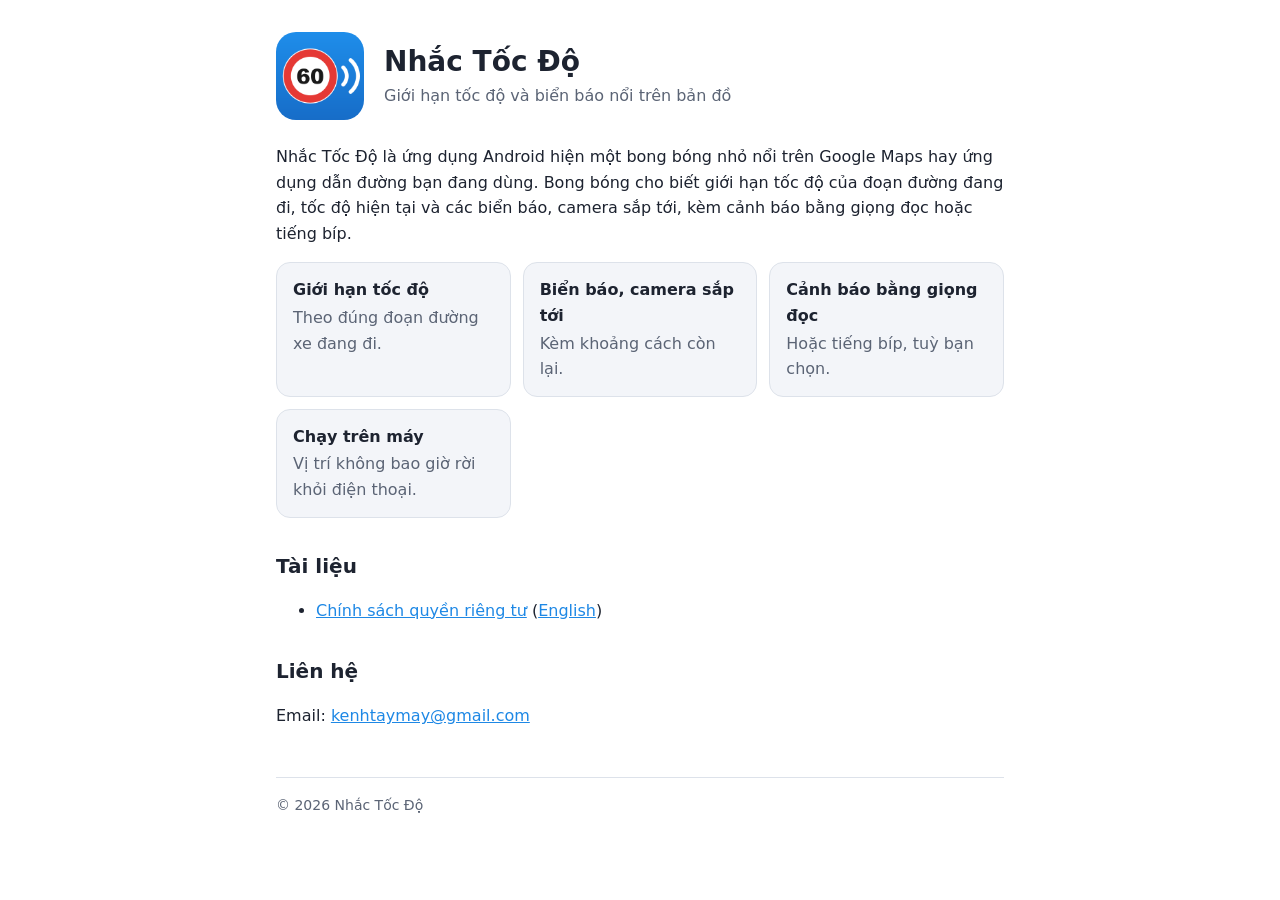
<file: docs/index.html>
<!doctype html>
<html lang="vi">
<head>
  <meta charset="utf-8">
  <meta name="viewport" content="width=device-width, initial-scale=1">
  <title>Nhắc Tốc Độ</title>
  <meta name="description" content="Nhắc Tốc Độ: bong bóng nổi trên bản đồ hiện giới hạn tốc độ, biển báo và camera sắp tới, cảnh báo bằng giọng đọc.">
  <link rel="icon" href="icon.png">
  <link rel="stylesheet" href="style.css">
</head>
<body>
<main>
  <header class="hero">
    <img src="icon.png" alt="Biểu tượng Nhắc Tốc Độ">
    <div>
      <h1>Nhắc Tốc Độ</h1>
      <div class="muted">Giới hạn tốc độ và biển báo nổi trên bản đồ</div>
    </div>
  </header>

  <p>Nhắc Tốc Độ là ứng dụng Android hiện một bong bóng nhỏ nổi trên Google Maps hay ứng dụng dẫn đường bạn đang dùng.
    Bong bóng cho biết giới hạn tốc độ của đoạn đường đang đi, tốc độ hiện tại và các biển báo, camera sắp tới,
    kèm cảnh báo bằng giọng đọc hoặc tiếng bíp.</p>

  <div class="cards">
    <div class="card"><b>Giới hạn tốc độ</b><span class="muted">Theo đúng đoạn đường xe đang đi.</span></div>
    <div class="card"><b>Biển báo, camera sắp tới</b><span class="muted">Kèm khoảng cách còn lại.</span></div>
    <div class="card"><b>Cảnh báo bằng giọng đọc</b><span class="muted">Hoặc tiếng bíp, tuỳ bạn chọn.</span></div>
    <div class="card"><b>Chạy trên máy</b><span class="muted">Vị trí không bao giờ rời khỏi điện thoại.</span></div>
  </div>

  <h2>Tài liệu</h2>
  <ul>
    <li><a href="privacy/">Chính sách quyền riêng tư</a> (<a href="privacy/en.html">English</a>)</li>
  </ul>

  <h2>Liên hệ</h2>
  <p>Email: <a href="mailto:kenhtaymay@gmail.com">kenhtaymay@gmail.com</a></p>

  <footer>© 2026 Nhắc Tốc Độ</footer>
</main>
</body>
</html>
</file>
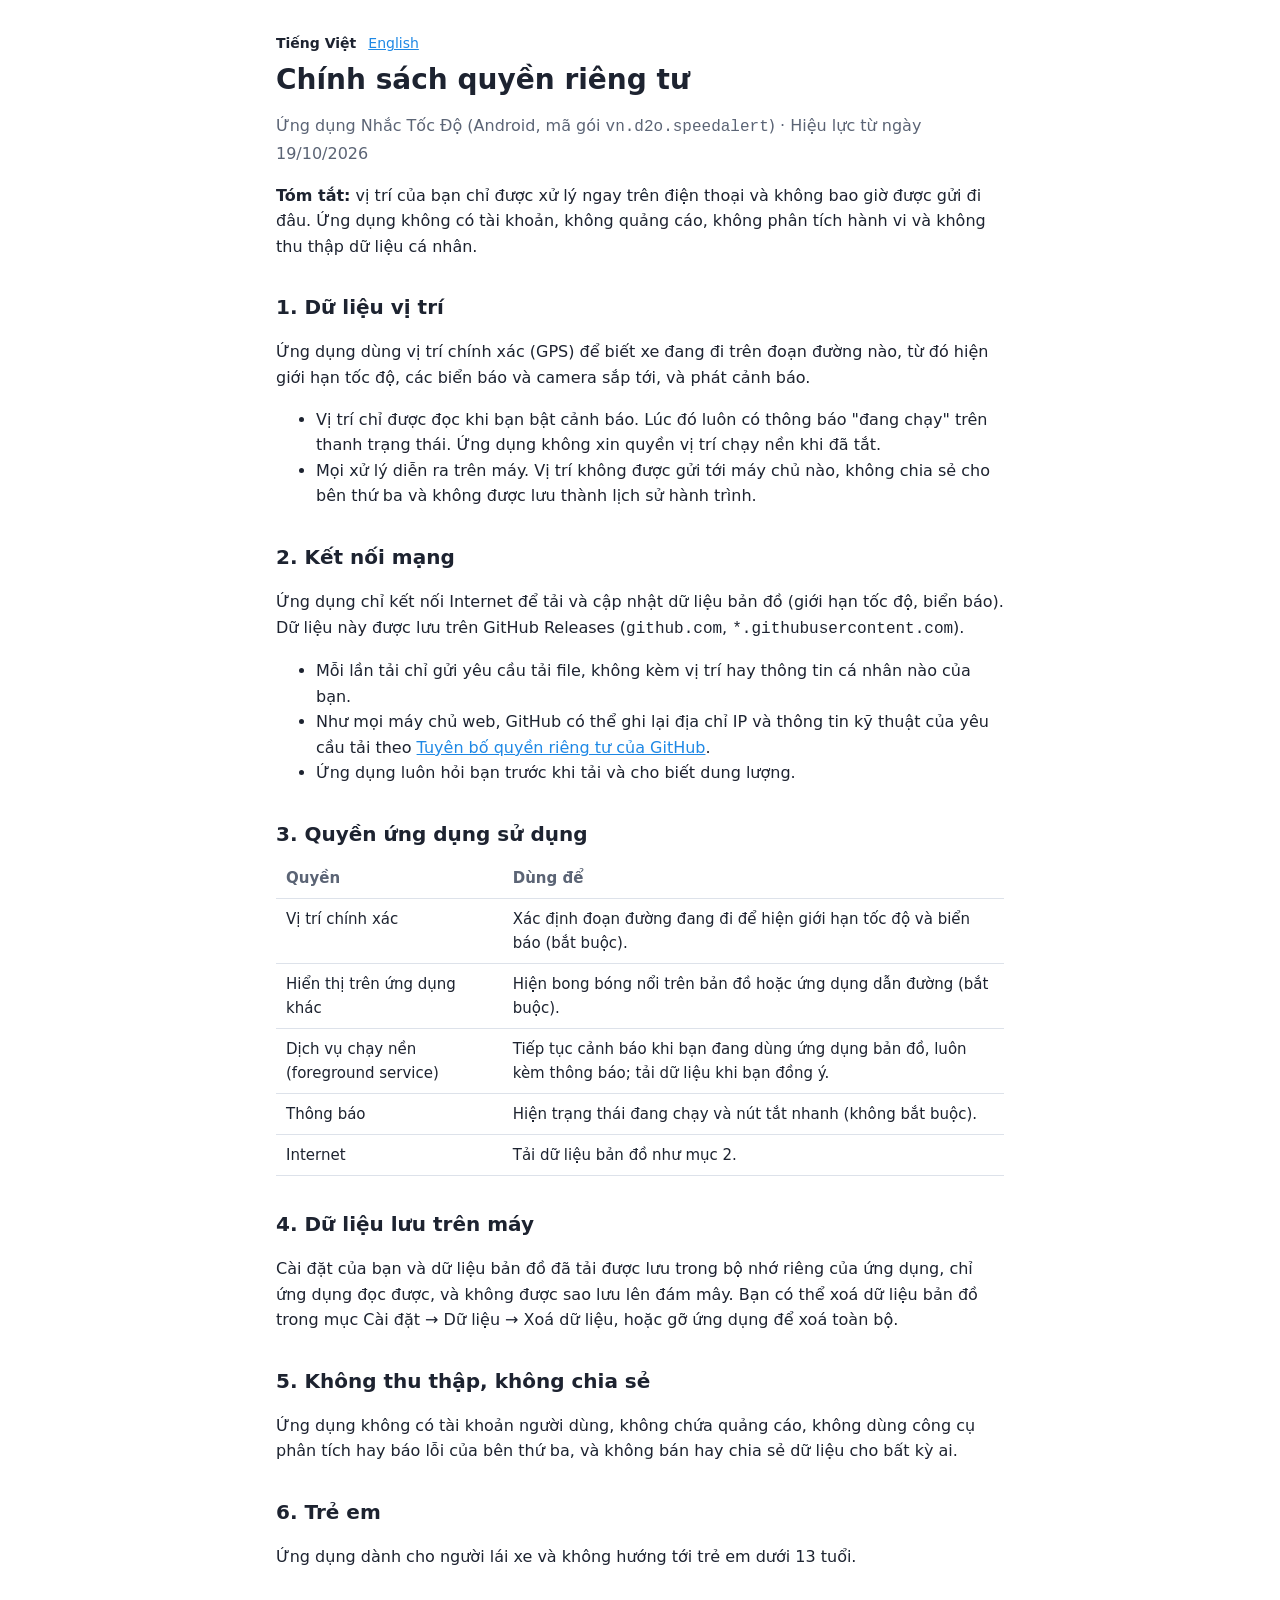
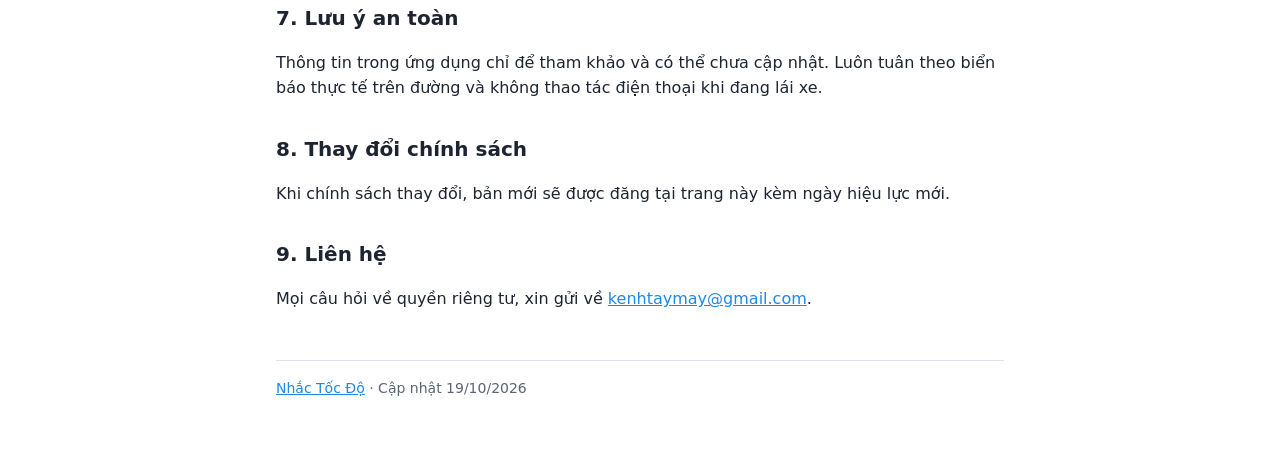
<file: docs/privacy/index.html>
<!doctype html>
<html lang="vi">
<head>
  <meta charset="utf-8">
  <meta name="viewport" content="width=device-width, initial-scale=1">
  <title>Chính sách quyền riêng tư – Nhắc Tốc Độ</title>
  <link rel="icon" href="../icon.png">
  <link rel="stylesheet" href="../style.css">
</head>
<body>
<main>
  <nav class="lang"><a href="./" aria-current="page">Tiếng Việt</a><a href="en.html">English</a></nav>
  <h1>Chính sách quyền riêng tư</h1>
  <p class="muted">Ứng dụng Nhắc Tốc Độ (Android, mã gói <code>vn.d2o.speedalert</code>) · Hiệu lực từ ngày 19/10/2026</p>

  <p><b>Tóm tắt:</b> vị trí của bạn chỉ được xử lý ngay trên điện thoại và không bao giờ được gửi đi đâu. Ứng dụng không có
    tài khoản, không quảng cáo, không phân tích hành vi và không thu thập dữ liệu cá nhân.</p>

  <h2>1. Dữ liệu vị trí</h2>
  <p>Ứng dụng dùng vị trí chính xác (GPS) để biết xe đang đi trên đoạn đường nào, từ đó hiện giới hạn tốc độ, các biển báo
    và camera sắp tới, và phát cảnh báo.</p>
  <ul>
    <li>Vị trí chỉ được đọc khi bạn bật cảnh báo. Lúc đó luôn có thông báo "đang chạy" trên thanh trạng thái. Ứng dụng
      không xin quyền vị trí chạy nền khi đã tắt.</li>
    <li>Mọi xử lý diễn ra trên máy. Vị trí không được gửi tới máy chủ nào, không chia sẻ cho bên thứ ba và không được lưu
      thành lịch sử hành trình.</li>
  </ul>

  <h2>2. Kết nối mạng</h2>
  <p>Ứng dụng chỉ kết nối Internet để tải và cập nhật dữ liệu bản đồ (giới hạn tốc độ, biển báo). Dữ liệu này được lưu trên
    GitHub Releases (<code>github.com</code>, <code>*.githubusercontent.com</code>).</p>
  <ul>
    <li>Mỗi lần tải chỉ gửi yêu cầu tải file, không kèm vị trí hay thông tin cá nhân nào của bạn.</li>
    <li>Như mọi máy chủ web, GitHub có thể ghi lại địa chỉ IP và thông tin kỹ thuật của yêu cầu tải theo
      <a href="https://docs.github.com/site-policy/privacy-policies/github-general-privacy-statement">Tuyên bố quyền riêng tư của GitHub</a>.</li>
    <li>Ứng dụng luôn hỏi bạn trước khi tải và cho biết dung lượng.</li>
  </ul>

  <h2>3. Quyền ứng dụng sử dụng</h2>
  <div class="table-wrap">
  <table>
    <tr><th>Quyền</th><th>Dùng để</th></tr>
    <tr><td>Vị trí chính xác</td><td>Xác định đoạn đường đang đi để hiện giới hạn tốc độ và biển báo (bắt buộc).</td></tr>
    <tr><td>Hiển thị trên ứng dụng khác</td><td>Hiện bong bóng nổi trên bản đồ hoặc ứng dụng dẫn đường (bắt buộc).</td></tr>
    <tr><td>Dịch vụ chạy nền (foreground service)</td><td>Tiếp tục cảnh báo khi bạn đang dùng ứng dụng bản đồ, luôn kèm thông báo; tải dữ liệu khi bạn đồng ý.</td></tr>
    <tr><td>Thông báo</td><td>Hiện trạng thái đang chạy và nút tắt nhanh (không bắt buộc).</td></tr>
    <tr><td>Internet</td><td>Tải dữ liệu bản đồ như mục 2.</td></tr>
  </table>
  </div>

  <h2>4. Dữ liệu lưu trên máy</h2>
  <p>Cài đặt của bạn và dữ liệu bản đồ đã tải được lưu trong bộ nhớ riêng của ứng dụng, chỉ ứng dụng đọc được, và không
    được sao lưu lên đám mây. Bạn có thể xoá dữ liệu bản đồ trong mục Cài đặt → Dữ liệu → Xoá dữ liệu, hoặc gỡ ứng dụng
    để xoá toàn bộ.</p>

  <h2>5. Không thu thập, không chia sẻ</h2>
  <p>Ứng dụng không có tài khoản người dùng, không chứa quảng cáo, không dùng công cụ phân tích hay báo lỗi của bên thứ
    ba, và không bán hay chia sẻ dữ liệu cho bất kỳ ai.</p>

  <h2>6. Trẻ em</h2>
  <p>Ứng dụng dành cho người lái xe và không hướng tới trẻ em dưới 13 tuổi.</p>

  <h2>7. Lưu ý an toàn</h2>
  <p>Thông tin trong ứng dụng chỉ để tham khảo và có thể chưa cập nhật. Luôn tuân theo biển báo thực tế trên đường và
    không thao tác điện thoại khi đang lái xe.</p>

  <h2>8. Thay đổi chính sách</h2>
  <p>Khi chính sách thay đổi, bản mới sẽ được đăng tại trang này kèm ngày hiệu lực mới.</p>

  <h2>9. Liên hệ</h2>
  <p>Mọi câu hỏi về quyền riêng tư, xin gửi về <a href="mailto:kenhtaymay@gmail.com">kenhtaymay@gmail.com</a>.</p>

  <footer><a href="../">Nhắc Tốc Độ</a> · Cập nhật 19/10/2026</footer>
</main>
</body>
</html>
</file>
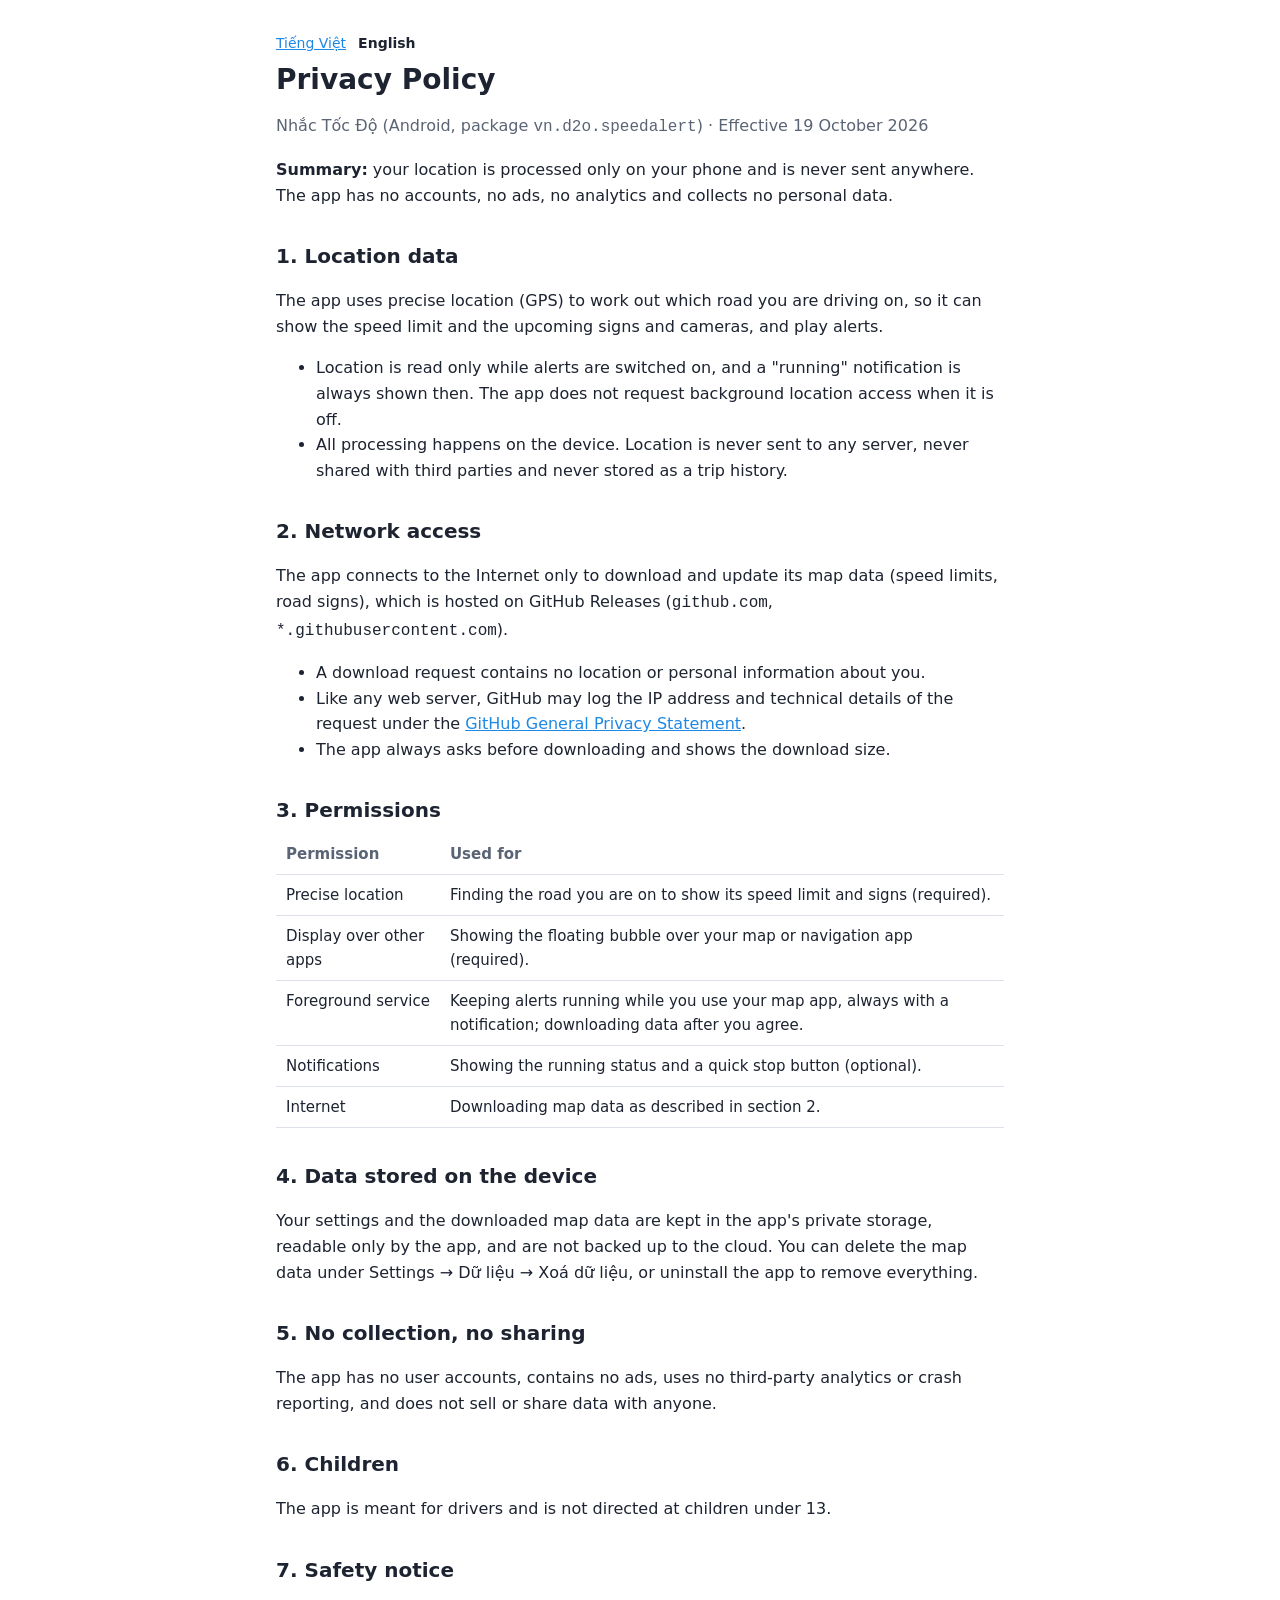
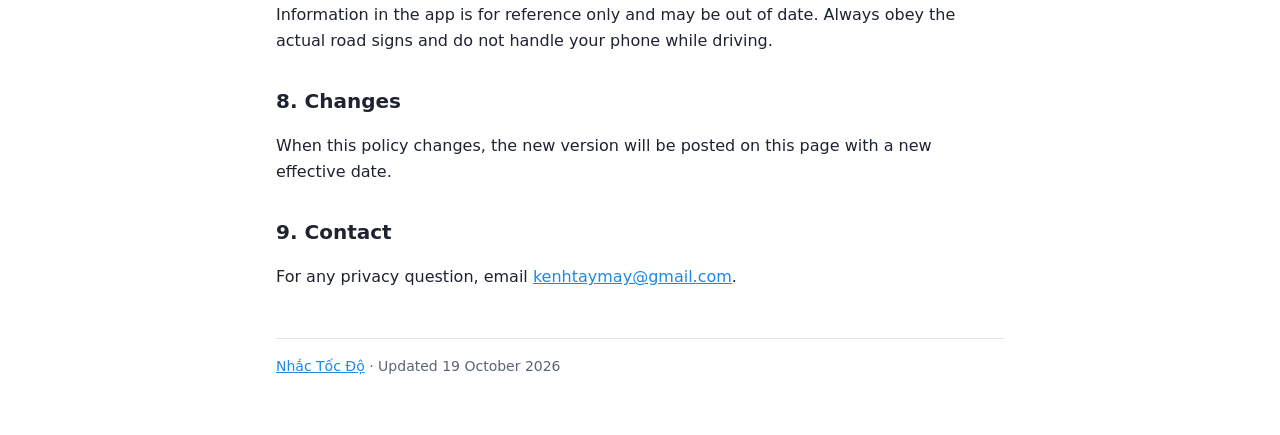
<file: docs/privacy/en.html>
<!doctype html>
<html lang="en">
<head>
  <meta charset="utf-8">
  <meta name="viewport" content="width=device-width, initial-scale=1">
  <title>Privacy Policy – Nhắc Tốc Độ</title>
  <link rel="icon" href="../icon.png">
  <link rel="stylesheet" href="../style.css">
</head>
<body>
<main>
  <nav class="lang"><a href="./">Tiếng Việt</a><a href="en.html" aria-current="page">English</a></nav>
  <h1>Privacy Policy</h1>
  <p class="muted">Nhắc Tốc Độ (Android, package <code>vn.d2o.speedalert</code>) · Effective 19 October 2026</p>

  <p><b>Summary:</b> your location is processed only on your phone and is never sent anywhere. The app has no accounts,
    no ads, no analytics and collects no personal data.</p>

  <h2>1. Location data</h2>
  <p>The app uses precise location (GPS) to work out which road you are driving on, so it can show the speed limit and
    the upcoming signs and cameras, and play alerts.</p>
  <ul>
    <li>Location is read only while alerts are switched on, and a "running" notification is always shown then. The app
      does not request background location access when it is off.</li>
    <li>All processing happens on the device. Location is never sent to any server, never shared with third parties
      and never stored as a trip history.</li>
  </ul>

  <h2>2. Network access</h2>
  <p>The app connects to the Internet only to download and update its map data (speed limits, road signs), which is
    hosted on GitHub Releases (<code>github.com</code>, <code>*.githubusercontent.com</code>).</p>
  <ul>
    <li>A download request contains no location or personal information about you.</li>
    <li>Like any web server, GitHub may log the IP address and technical details of the request under the
      <a href="https://docs.github.com/site-policy/privacy-policies/github-general-privacy-statement">GitHub General Privacy Statement</a>.</li>
    <li>The app always asks before downloading and shows the download size.</li>
  </ul>

  <h2>3. Permissions</h2>
  <div class="table-wrap">
  <table>
    <tr><th>Permission</th><th>Used for</th></tr>
    <tr><td>Precise location</td><td>Finding the road you are on to show its speed limit and signs (required).</td></tr>
    <tr><td>Display over other apps</td><td>Showing the floating bubble over your map or navigation app (required).</td></tr>
    <tr><td>Foreground service</td><td>Keeping alerts running while you use your map app, always with a notification; downloading data after you agree.</td></tr>
    <tr><td>Notifications</td><td>Showing the running status and a quick stop button (optional).</td></tr>
    <tr><td>Internet</td><td>Downloading map data as described in section 2.</td></tr>
  </table>
  </div>

  <h2>4. Data stored on the device</h2>
  <p>Your settings and the downloaded map data are kept in the app's private storage, readable only by the app, and are
    not backed up to the cloud. You can delete the map data under Settings → Dữ liệu → Xoá dữ liệu, or uninstall the
    app to remove everything.</p>

  <h2>5. No collection, no sharing</h2>
  <p>The app has no user accounts, contains no ads, uses no third-party analytics or crash reporting, and does not sell
    or share data with anyone.</p>

  <h2>6. Children</h2>
  <p>The app is meant for drivers and is not directed at children under 13.</p>

  <h2>7. Safety notice</h2>
  <p>Information in the app is for reference only and may be out of date. Always obey the actual road signs and do not
    handle your phone while driving.</p>

  <h2>8. Changes</h2>
  <p>When this policy changes, the new version will be posted on this page with a new effective date.</p>

  <h2>9. Contact</h2>
  <p>For any privacy question, email <a href="mailto:kenhtaymay@gmail.com">kenhtaymay@gmail.com</a>.</p>

  <footer><a href="../">Nhắc Tốc Độ</a> · Updated 19 October 2026</footer>
</main>
</body>
</html>
</file>
<file: docs/style.css>
:root {
  --bg: #ffffff;
  --fg: #1d2330;
  --muted: #5b6475;
  --card: #f3f5f9;
  --line: #dde2ea;
  --accent: #1e88e5;
  --red: #d32f2f;
}
@media (prefers-color-scheme: dark) {
  :root {
    --bg: #12151b;
    --fg: #e8ebf1;
    --muted: #9aa3b2;
    --card: #1b2029;
    --line: #2a313d;
    --accent: #64b5f6;
    --red: #ef5350;
  }
}
* { box-sizing: border-box; }
html { -webkit-text-size-adjust: 100%; }
body {
  margin: 0;
  background: var(--bg);
  color: var(--fg);
  font: 16px/1.6 system-ui, -apple-system, "Segoe UI", Roboto, "Helvetica Neue", Arial, sans-serif;
}
main { max-width: 760px; margin: 0 auto; padding: 32px 16px 64px; }
header.hero { display: flex; gap: 20px; align-items: center; margin-bottom: 24px; }
header.hero img { width: 88px; height: 88px; border-radius: 20px; flex: none; }
h1 { font-size: 28px; line-height: 1.25; margin: 0 0 4px; }
h2 { font-size: 20px; margin: 32px 0 8px; }
h3 { font-size: 17px; margin: 20px 0 6px; }
p, li { color: var(--fg); }
.muted { color: var(--muted); }
a { color: var(--accent); }
.cards { display: grid; gap: 12px; grid-template-columns: repeat(auto-fit, minmax(210px, 1fr)); margin: 16px 0; }
.card { background: var(--card); border: 1px solid var(--line); border-radius: 14px; padding: 14px 16px; }
.card b { display: block; margin-bottom: 2px; }
.lang { display: flex; gap: 12px; font-size: 14px; margin-bottom: 8px; }
.lang a[aria-current] { font-weight: 700; text-decoration: none; color: var(--fg); }
table { border-collapse: collapse; width: 100%; font-size: 15px; }
th, td { text-align: left; vertical-align: top; padding: 8px 10px; border-bottom: 1px solid var(--line); }
th { color: var(--muted); font-weight: 600; }
.table-wrap { overflow-x: auto; }
footer { margin-top: 48px; padding-top: 16px; border-top: 1px solid var(--line); font-size: 14px; color: var(--muted); }
@media (max-width: 480px) {
  header.hero { flex-direction: column; align-items: flex-start; }
  h1 { font-size: 24px; }
}
</file>
